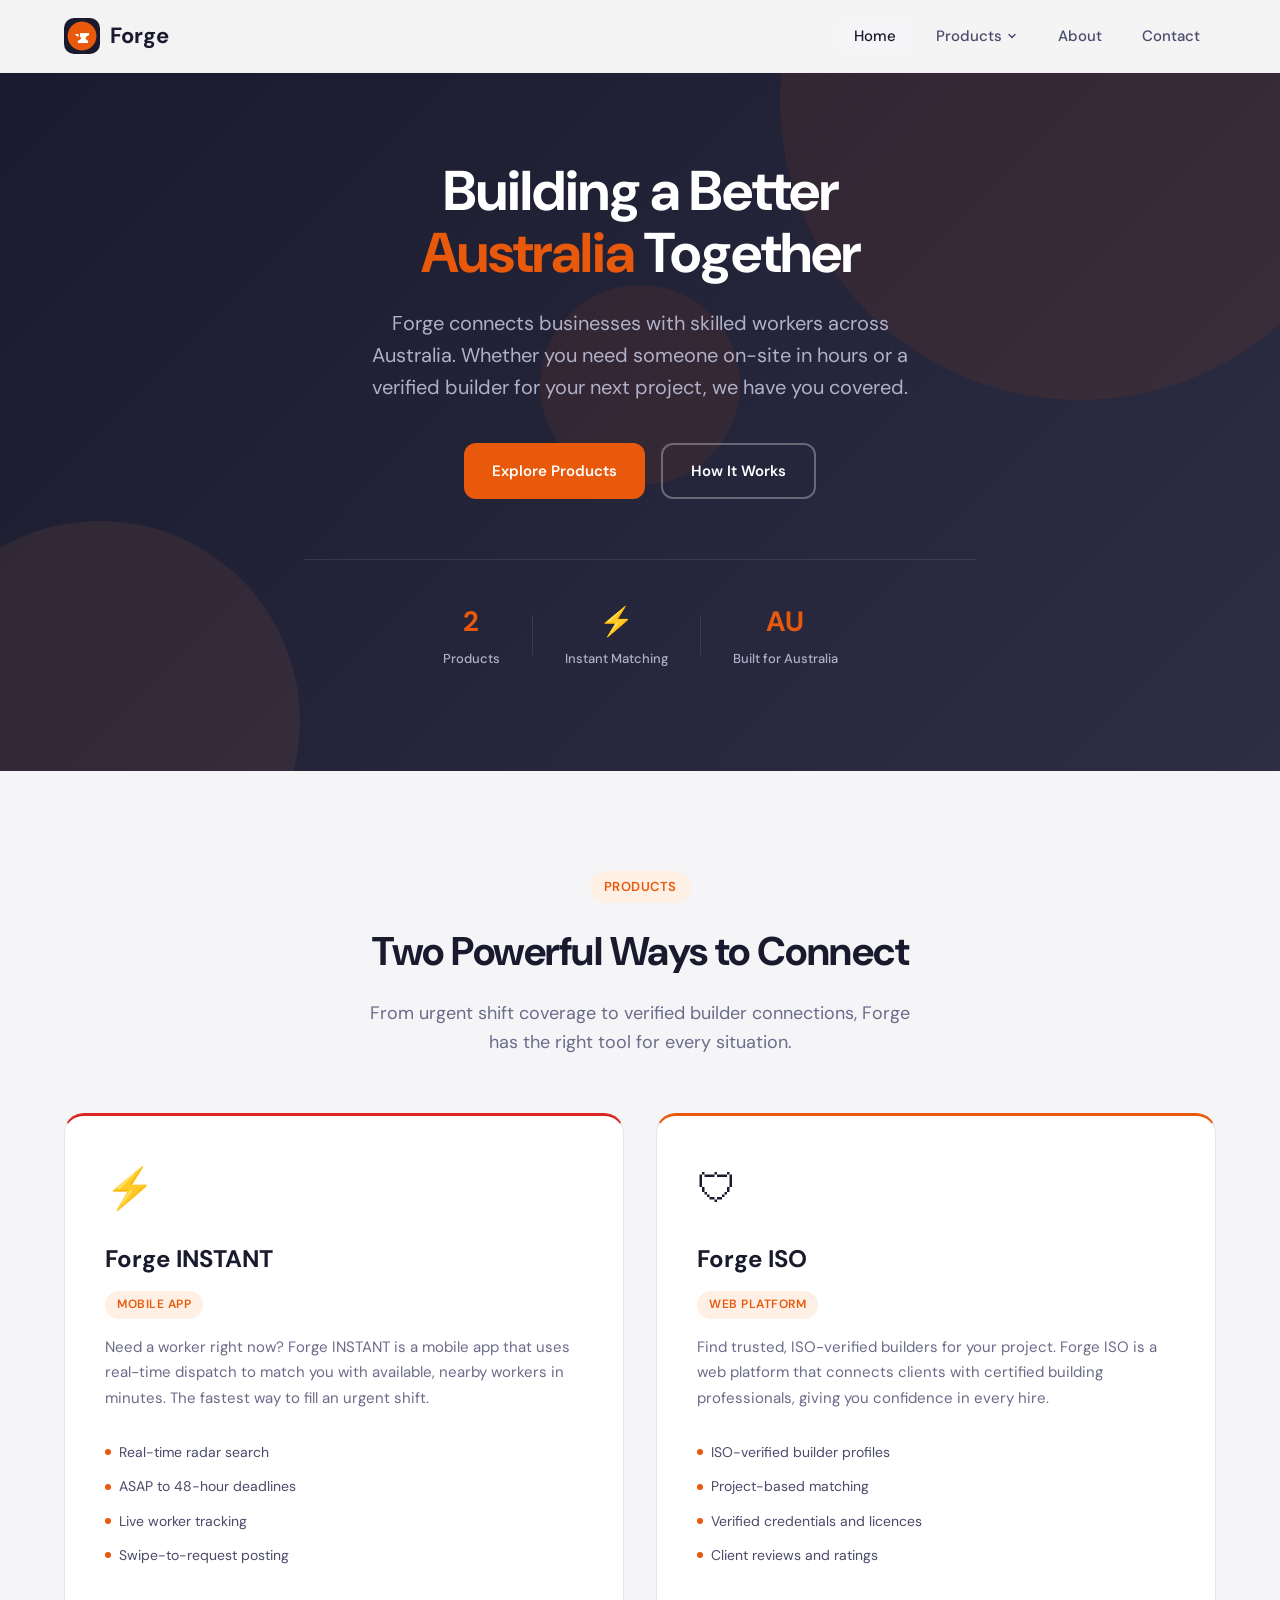
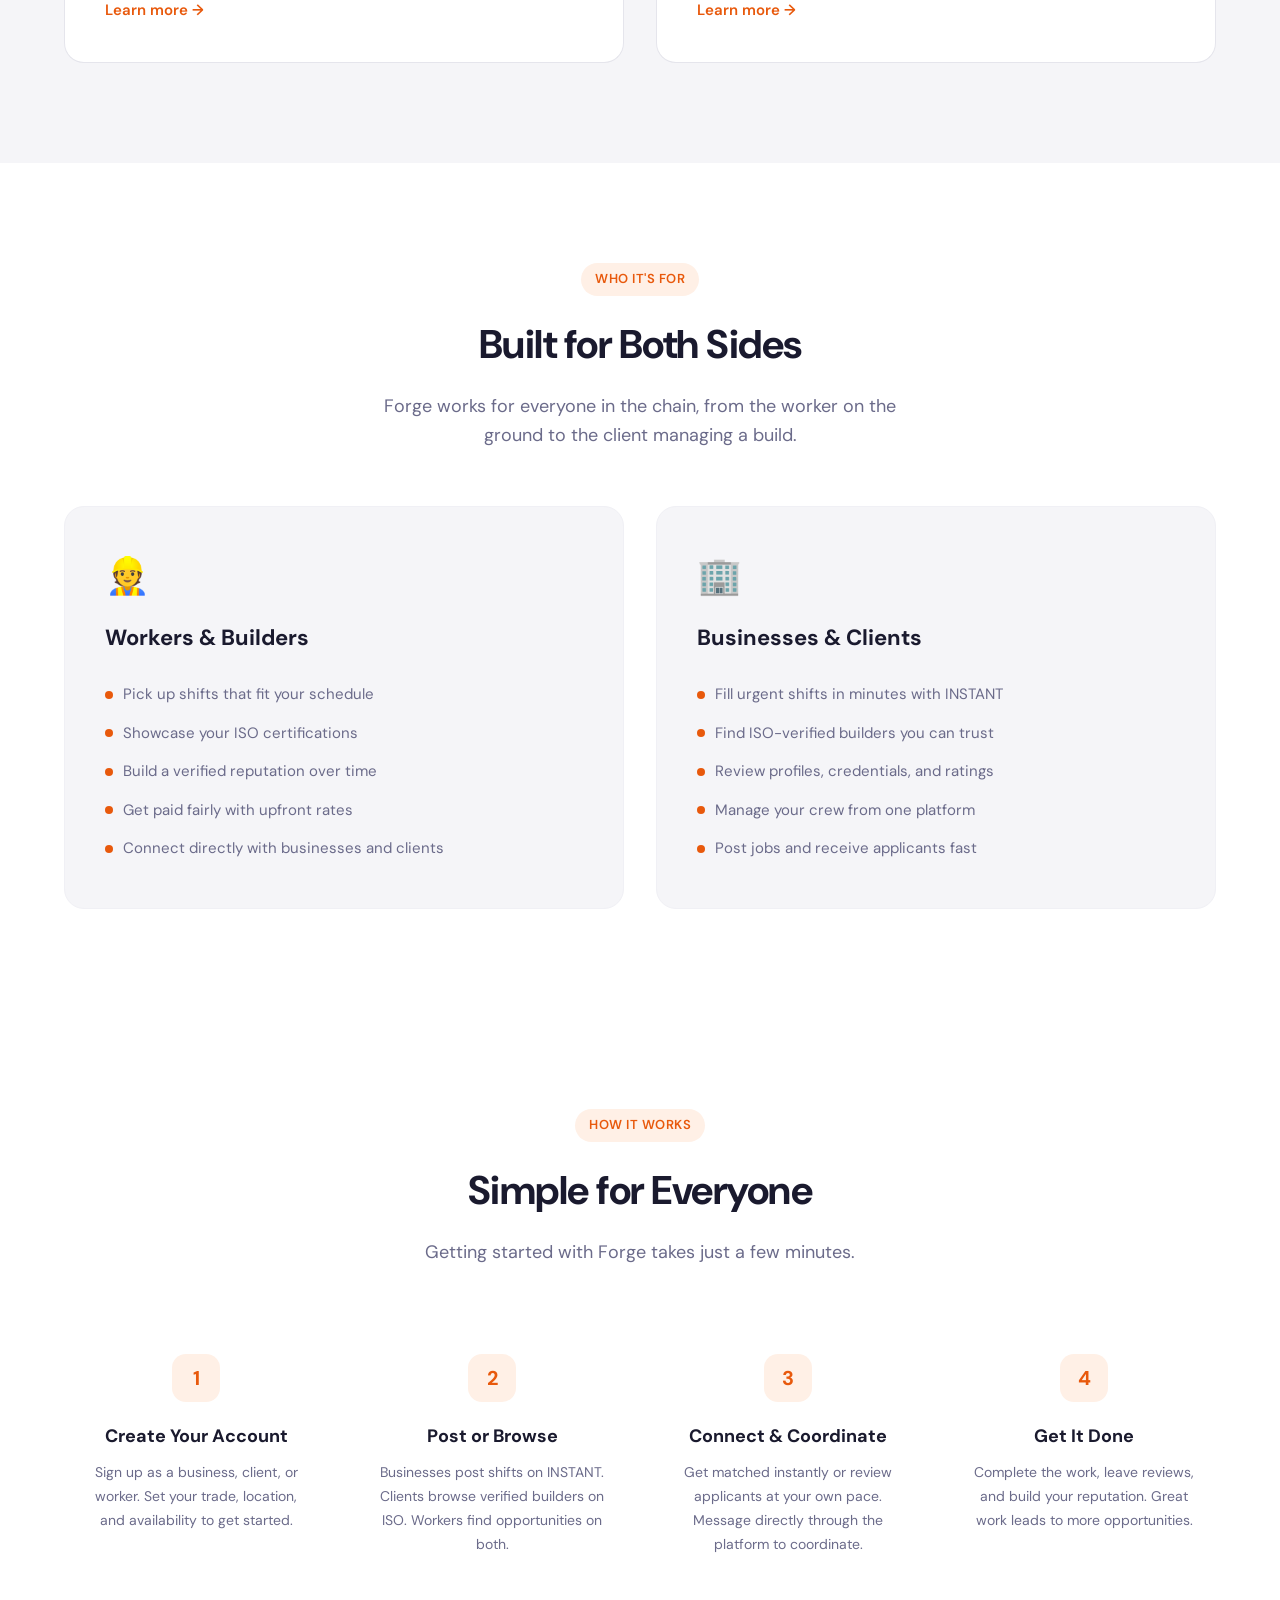
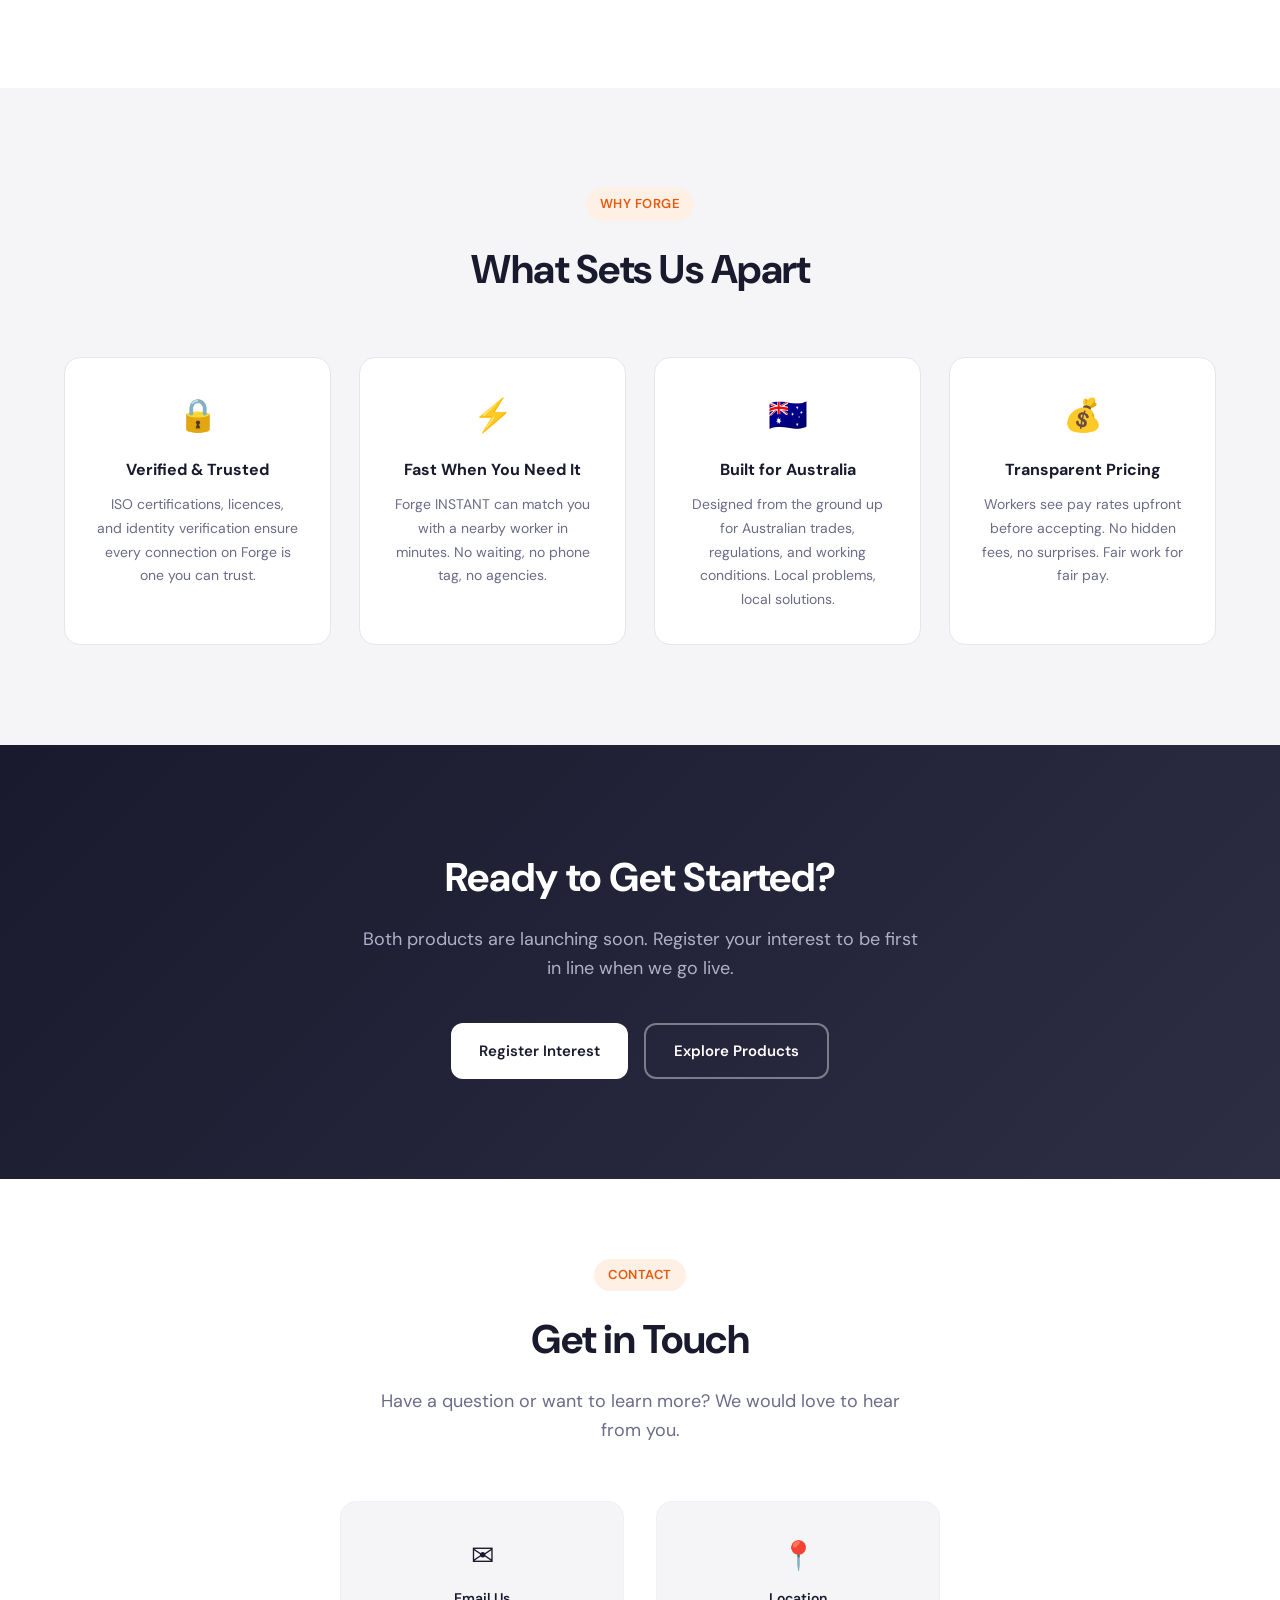
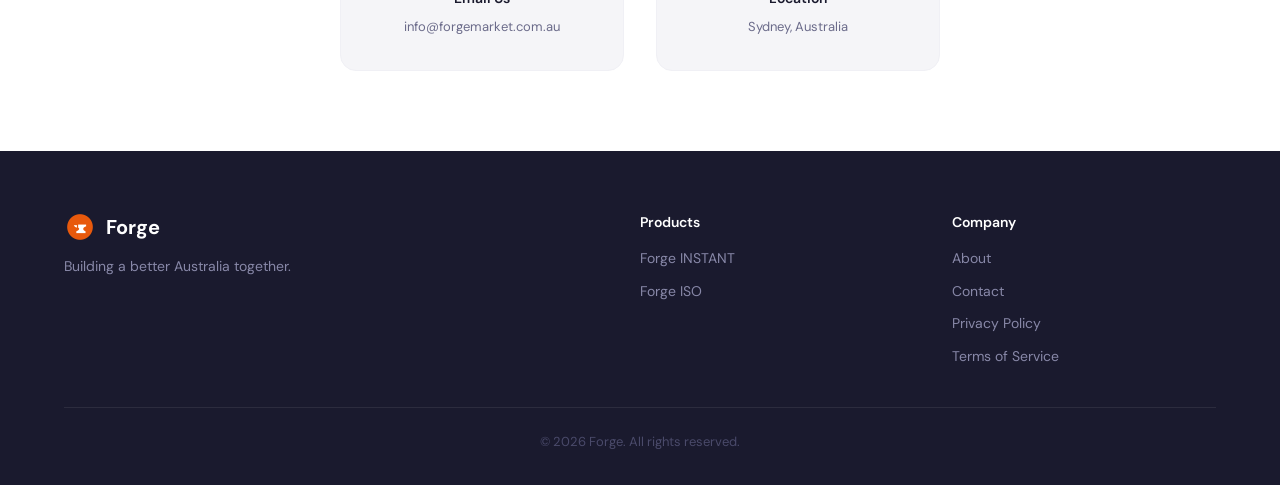
<file: index.html>
<!DOCTYPE html>
<html lang="en">
<head>
  <meta charset="UTF-8">
  <meta name="viewport" content="width=device-width, initial-scale=1.0">
  <title>Forge - Building a Better Australia Together</title>
  <meta name="description" content="Forge connects businesses with skilled workers across Australia. Forge INSTANT for urgent shift filling via mobile. Forge ISO for connecting clients with ISO-verified builders.">
  <meta property="og:title" content="Forge - Building a Better Australia Together">
  <meta property="og:description" content="Two powerful products to connect businesses with skilled workers across Australia.">
  <meta property="og:type" content="website">
  <meta property="og:image" content="assets/icon.png">
  <link rel="icon" type="image/png" href="assets/icon.png">
  <link rel="preconnect" href="https://fonts.googleapis.com">
  <link rel="preconnect" href="https://fonts.gstatic.com" crossorigin>
  <link href="https://fonts.googleapis.com/css2?family=DM+Sans:ital,opsz,wght@0,9..40,400;0,9..40,500;0,9..40,600;0,9..40,700;1,9..40,400&display=swap" rel="stylesheet">
  <link rel="stylesheet" href="styles.css">
</head>
<body>

  <!-- Navigation -->
  <nav class="navbar">
    <div class="nav-container">
      <a href="index.html" class="nav-logo">
        <img src="assets/icon.png" alt="Forge" class="nav-logo-img">
        <span class="nav-logo-text">Forge</span>
      </a>

      <button class="nav-toggle" id="navToggle" aria-label="Toggle menu">
        <span></span>
        <span></span>
        <span></span>
      </button>

      <ul class="nav-menu" id="navMenu">
        <li><a href="index.html" class="nav-link active">Home</a></li>
        <li class="nav-dropdown">
          <a href="#" class="nav-link dropdown-trigger">
            Products
            <svg class="dropdown-arrow" width="12" height="12" viewBox="0 0 12 12" fill="none">
              <path d="M3 4.5L6 7.5L9 4.5" stroke="currentColor" stroke-width="1.5" stroke-linecap="round" stroke-linejoin="round"/>
            </svg>
          </a>
          <ul class="dropdown-menu">
            <li>
              <a href="forge-instant.html" class="dropdown-item">
                <span class="dropdown-icon">&#9889;</span>
                <div>
                  <span class="dropdown-item-title">Forge INSTANT</span>
                  <span class="dropdown-item-desc">On-demand worker dispatch app</span>
                </div>
              </a>
            </li>
            <li>
              <a href="forge-iso.html" class="dropdown-item">
                <span class="dropdown-icon">&#128737;</span>
                <div>
                  <span class="dropdown-item-title">Forge ISO</span>
                  <span class="dropdown-item-desc">Verified builders for your project</span>
                </div>
              </a>
            </li>
          </ul>
        </li>
        <li><a href="#about" class="nav-link">About</a></li>
        <li><a href="#contact" class="nav-link">Contact</a></li>
      </ul>
    </div>
  </nav>

  <!-- Hero Section -->
  <section class="hero">
    <div class="hero-bg-shapes">
      <div class="shape shape-1"></div>
      <div class="shape shape-2"></div>
      <div class="shape shape-3"></div>
    </div>
    <div class="container hero-content">
      <h1 class="hero-title">Building a Better<br><span class="highlight">Australia</span> Together</h1>
      <p class="hero-subtitle">Forge connects businesses with skilled workers across Australia. Whether you need someone on-site in hours or a verified builder for your next project, we have you covered.</p>
      <div class="hero-actions">
        <a href="#products" class="btn btn-primary">Explore Products</a>
        <a href="#how-it-works" class="btn btn-outline">How It Works</a>
      </div>
      <div class="hero-stats">
        <div class="stat">
          <span class="stat-number">2</span>
          <span class="stat-label">Products</span>
        </div>
        <div class="stat-divider"></div>
        <div class="stat">
          <span class="stat-number">&#9889;</span>
          <span class="stat-label">Instant Matching</span>
        </div>
        <div class="stat-divider"></div>
        <div class="stat">
          <span class="stat-number">AU</span>
          <span class="stat-label">Built for Australia</span>
        </div>
      </div>
    </div>
  </section>

  <!-- Products Overview -->
  <section class="products" id="products">
    <div class="container">
      <div class="section-header">
        <span class="section-tag">Products</span>
        <h2 class="section-title">Two Powerful Ways to Connect</h2>
        <p class="section-subtitle">From urgent shift coverage to verified builder connections, Forge has the right tool for every situation.</p>
      </div>

      <div class="product-cards">
        <!-- Forge INSTANT -->
        <a href="forge-instant.html" class="product-card product-card-instant">
          <div class="product-card-icon">&#9889;</div>
          <h3 class="product-card-title">Forge INSTANT</h3>
          <p class="product-card-badge">Mobile App</p>
          <p class="product-card-desc">Need a worker right now? Forge INSTANT is a mobile app that uses real-time dispatch to match you with available, nearby workers in minutes. The fastest way to fill an urgent shift.</p>
          <ul class="product-features">
            <li>Real-time radar search</li>
            <li>ASAP to 48-hour deadlines</li>
            <li>Live worker tracking</li>
            <li>Swipe-to-request posting</li>
          </ul>
          <span class="product-card-link">Learn more &rarr;</span>
        </a>

        <!-- Forge ISO -->
        <a href="forge-iso.html" class="product-card product-card-iso">
          <div class="product-card-icon">&#128737;</div>
          <h3 class="product-card-title">Forge ISO</h3>
          <p class="product-card-badge">Web Platform</p>
          <p class="product-card-desc">Find trusted, ISO-verified builders for your project. Forge ISO is a web platform that connects clients with certified building professionals, giving you confidence in every hire.</p>
          <ul class="product-features">
            <li>ISO-verified builder profiles</li>
            <li>Project-based matching</li>
            <li>Verified credentials and licences</li>
            <li>Client reviews and ratings</li>
          </ul>
          <span class="product-card-link">Learn more &rarr;</span>
        </a>
      </div>
    </div>
  </section>

  <!-- Who It's For -->
  <section class="who-its-for" id="who">
    <div class="container">
      <div class="section-header">
        <span class="section-tag">Who It's For</span>
        <h2 class="section-title">Built for Both Sides</h2>
        <p class="section-subtitle">Forge works for everyone in the chain, from the worker on the ground to the client managing a build.</p>
      </div>

      <div class="audience-grid">
        <div class="audience-card">
          <div class="audience-icon">&#128119;</div>
          <h3 class="audience-title">Workers &amp; Builders</h3>
          <ul class="audience-list">
            <li>Pick up shifts that fit your schedule</li>
            <li>Showcase your ISO certifications</li>
            <li>Build a verified reputation over time</li>
            <li>Get paid fairly with upfront rates</li>
            <li>Connect directly with businesses and clients</li>
          </ul>
        </div>
        <div class="audience-card">
          <div class="audience-icon">&#127970;</div>
          <h3 class="audience-title">Businesses &amp; Clients</h3>
          <ul class="audience-list">
            <li>Fill urgent shifts in minutes with INSTANT</li>
            <li>Find ISO-verified builders you can trust</li>
            <li>Review profiles, credentials, and ratings</li>
            <li>Manage your crew from one platform</li>
            <li>Post jobs and receive applicants fast</li>
          </ul>
        </div>
      </div>
    </div>
  </section>

  <!-- How It Works -->
  <section class="how-it-works" id="how-it-works">
    <div class="container">
      <div class="section-header">
        <span class="section-tag">How It Works</span>
        <h2 class="section-title">Simple for Everyone</h2>
        <p class="section-subtitle">Getting started with Forge takes just a few minutes.</p>
      </div>

      <div class="steps-grid">
        <div class="step-card fade-in">
          <div class="step-number">1</div>
          <h3 class="step-title">Create Your Account</h3>
          <p class="step-desc">Sign up as a business, client, or worker. Set your trade, location, and availability to get started.</p>
        </div>
        <div class="step-card fade-in">
          <div class="step-number">2</div>
          <h3 class="step-title">Post or Browse</h3>
          <p class="step-desc">Businesses post shifts on INSTANT. Clients browse verified builders on ISO. Workers find opportunities on both.</p>
        </div>
        <div class="step-card fade-in">
          <div class="step-number">3</div>
          <h3 class="step-title">Connect &amp; Coordinate</h3>
          <p class="step-desc">Get matched instantly or review applicants at your own pace. Message directly through the platform to coordinate.</p>
        </div>
        <div class="step-card fade-in">
          <div class="step-number">4</div>
          <h3 class="step-title">Get It Done</h3>
          <p class="step-desc">Complete the work, leave reviews, and build your reputation. Great work leads to more opportunities.</p>
        </div>
      </div>
    </div>
  </section>

  <!-- Why Forge -->
  <section class="why-forge" id="about">
    <div class="container">
      <div class="section-header">
        <span class="section-tag">Why Forge</span>
        <h2 class="section-title">What Sets Us Apart</h2>
      </div>

      <div class="why-grid">
        <div class="why-card">
          <div class="why-icon">&#128274;</div>
          <h3>Verified &amp; Trusted</h3>
          <p>ISO certifications, licences, and identity verification ensure every connection on Forge is one you can trust.</p>
        </div>
        <div class="why-card">
          <div class="why-icon">&#9889;</div>
          <h3>Fast When You Need It</h3>
          <p>Forge INSTANT can match you with a nearby worker in minutes. No waiting, no phone tag, no agencies.</p>
        </div>
        <div class="why-card">
          <div class="why-icon">&#127462;&#127482;</div>
          <h3>Built for Australia</h3>
          <p>Designed from the ground up for Australian trades, regulations, and working conditions. Local problems, local solutions.</p>
        </div>
        <div class="why-card">
          <div class="why-icon">&#128176;</div>
          <h3>Transparent Pricing</h3>
          <p>Workers see pay rates upfront before accepting. No hidden fees, no surprises. Fair work for fair pay.</p>
        </div>
      </div>
    </div>
  </section>

  <!-- CTA Section -->
  <section class="cta">
    <div class="container">
      <div class="cta-content">
        <h2 class="cta-title">Ready to Get Started?</h2>
        <p class="cta-subtitle">Both products are launching soon. Register your interest to be first in line when we go live.</p>
        <div class="cta-buttons">
          <a href="#contact" class="btn btn-white">Register Interest</a>
          <a href="#products" class="btn btn-white-outline">Explore Products</a>
        </div>
      </div>
    </div>
  </section>

  <!-- Contact -->
  <section class="contact" id="contact">
    <div class="container">
      <div class="section-header">
        <span class="section-tag">Contact</span>
        <h2 class="section-title">Get in Touch</h2>
        <p class="section-subtitle">Have a question or want to learn more? We would love to hear from you.</p>
      </div>
      <div class="contact-info">
        <a href="mailto:info@forgemarket.com.au" class="contact-card">
          <span class="contact-icon">&#9993;</span>
          <span class="contact-label">Email Us</span>
          <span class="contact-detail">info@forgemarket.com.au</span>
        </a>
        <a href="#" class="contact-card">
          <span class="contact-icon">&#128205;</span>
          <span class="contact-label">Location</span>
          <span class="contact-detail">Sydney, Australia</span>
        </a>
      </div>
    </div>
  </section>

  <!-- Footer -->
  <footer class="footer">
    <div class="container">
      <div class="footer-grid">
        <div class="footer-brand">
          <div class="footer-logo">
            <img src="assets/icon.png" alt="Forge" class="footer-logo-img">
            <span class="footer-logo-text">Forge</span>
          </div>
          <p class="footer-tagline">Building a better Australia together.</p>
        </div>
        <div class="footer-links">
          <h4 class="footer-heading">Products</h4>
          <a href="forge-instant.html">Forge INSTANT</a>
          <a href="forge-iso.html">Forge ISO</a>
        </div>
        <div class="footer-links">
          <h4 class="footer-heading">Company</h4>
          <a href="#about">About</a>
          <a href="#contact">Contact</a>
          <a href="#">Privacy Policy</a>
          <a href="#">Terms of Service</a>
        </div>
      </div>
      <div class="footer-bottom">
        <p>&copy; 2026 Forge. All rights reserved.</p>
      </div>
    </div>
  </footer>

  <script src="script.js"></script>
</body>
</html>
</file>
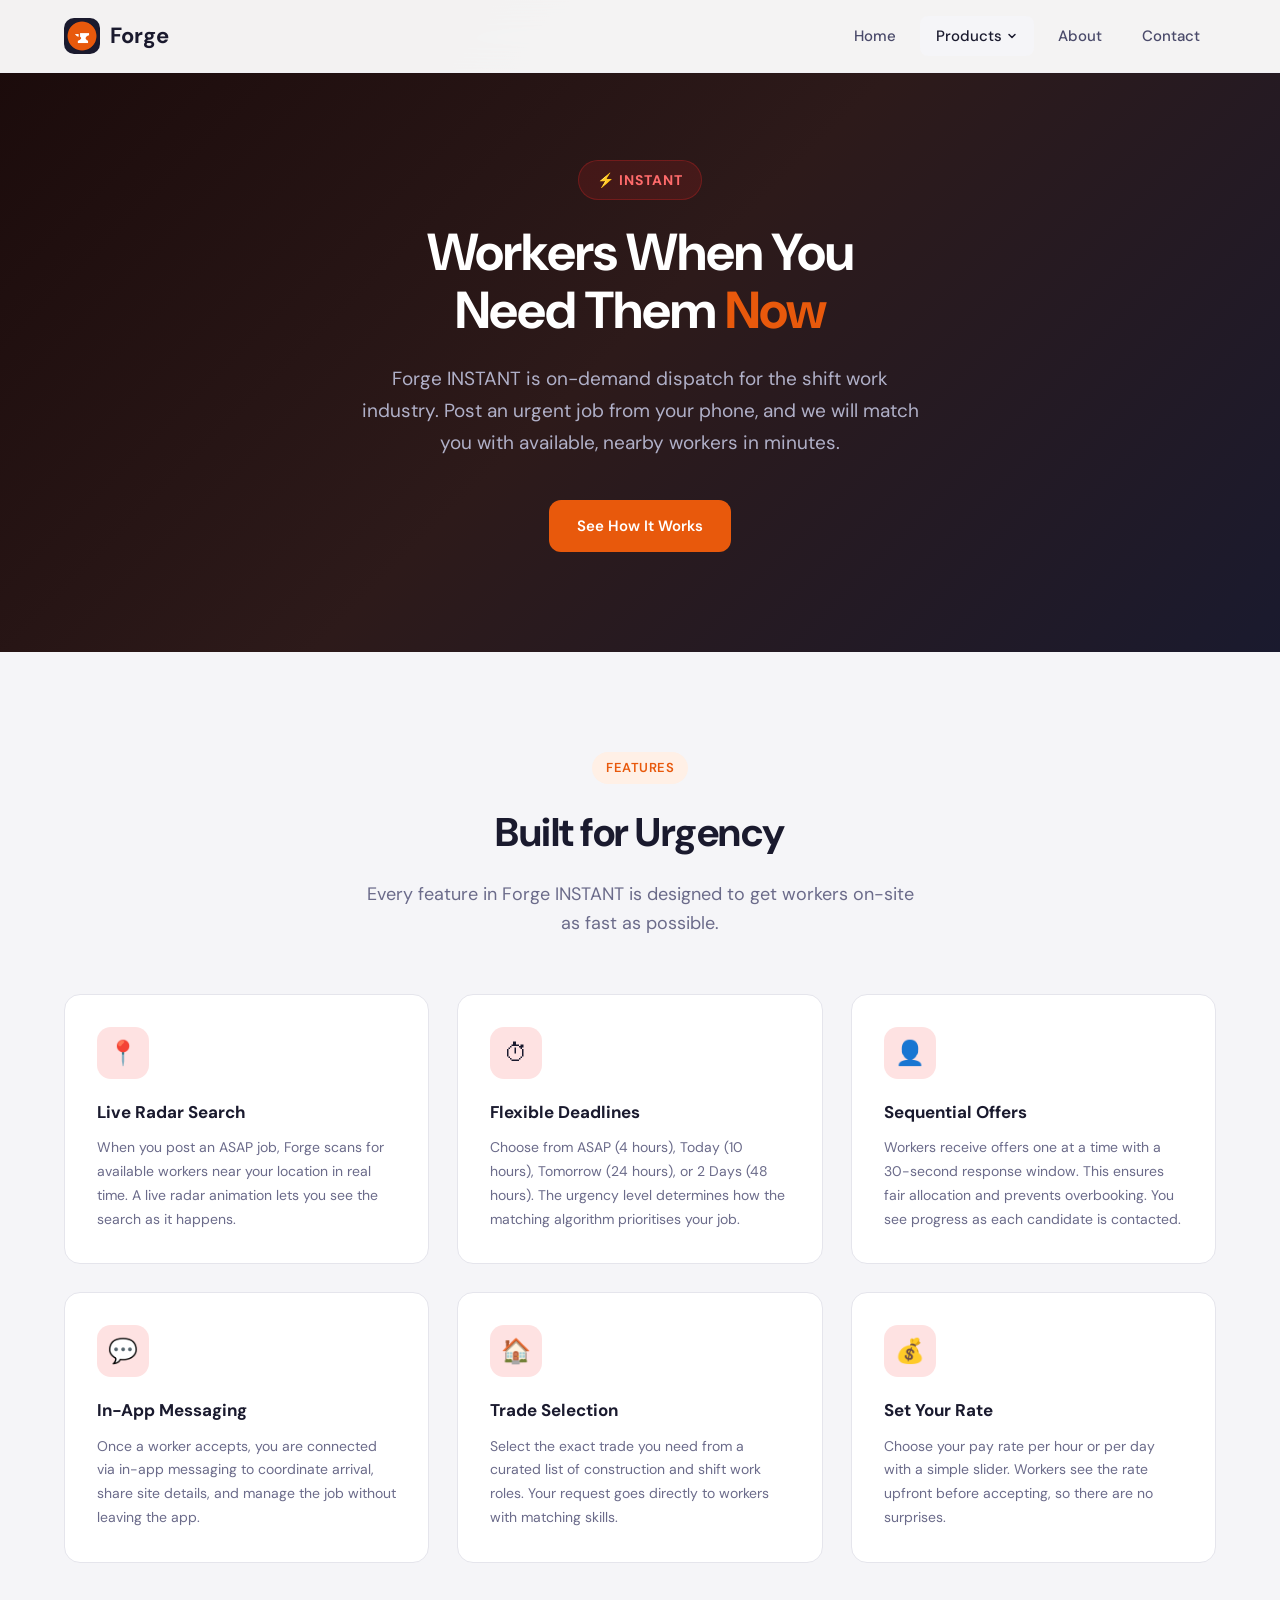
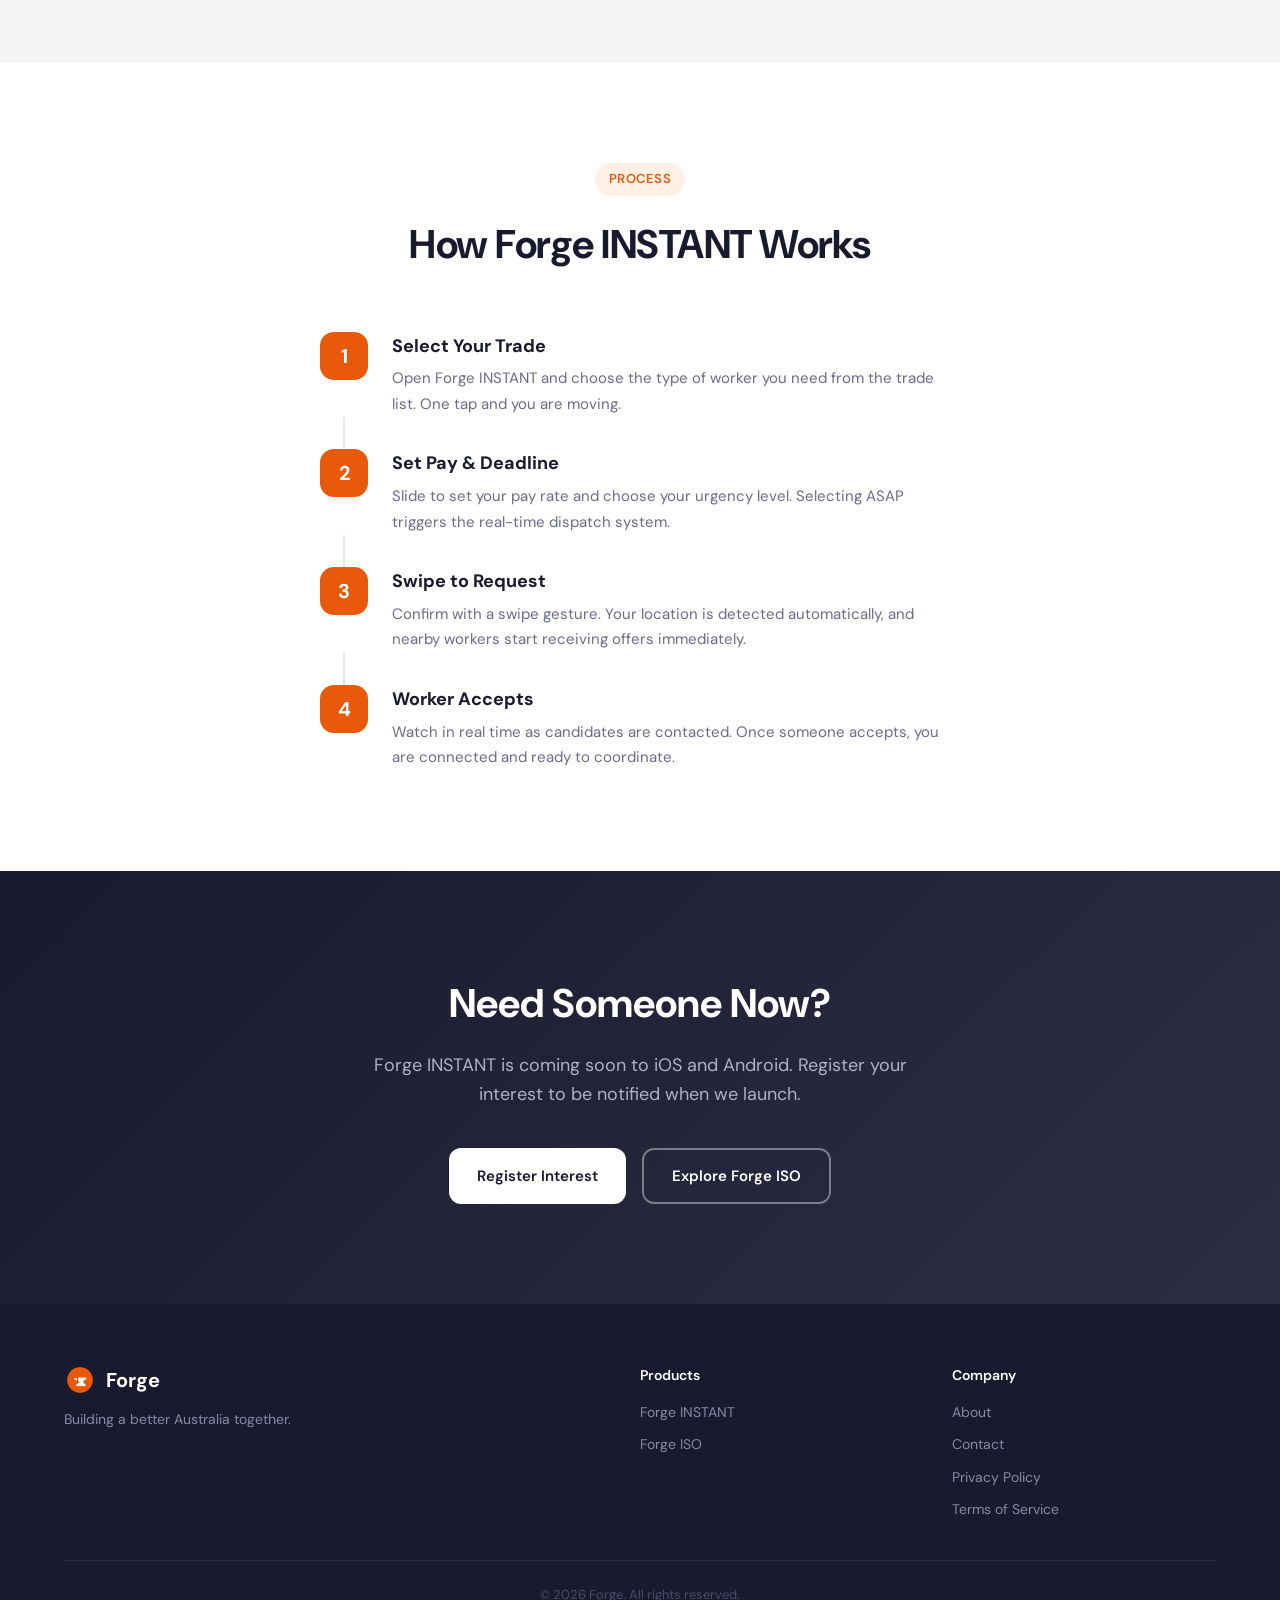
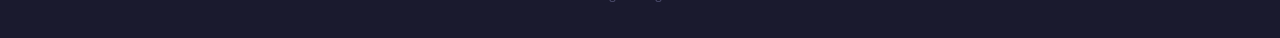
<file: forge-instant.html>
<!DOCTYPE html>
<html lang="en">
<head>
  <meta charset="UTF-8">
  <meta name="viewport" content="width=device-width, initial-scale=1.0">
  <title>Forge INSTANT - On-Demand Worker Dispatch</title>
  <meta name="description" content="Forge INSTANT matches you with available, nearby workers in minutes. Real-time dispatch for urgent shifts across Australia.">
  <meta property="og:title" content="Forge INSTANT - On-Demand Worker Dispatch">
  <meta property="og:description" content="Fill urgent shifts in minutes with real-time worker dispatch across Australia.">
  <meta property="og:type" content="website">
  <meta property="og:image" content="assets/icon.png">
  <link rel="icon" type="image/png" href="assets/icon.png">
  <link rel="preconnect" href="https://fonts.googleapis.com">
  <link rel="preconnect" href="https://fonts.gstatic.com" crossorigin>
  <link href="https://fonts.googleapis.com/css2?family=DM+Sans:ital,opsz,wght@0,9..40,400;0,9..40,500;0,9..40,600;0,9..40,700;1,9..40,400&display=swap" rel="stylesheet">
  <link rel="stylesheet" href="styles.css">
  <link rel="stylesheet" href="product-pages.css">
</head>
<body>

  <!-- Navigation -->
  <nav class="navbar">
    <div class="nav-container">
      <a href="index.html" class="nav-logo">
        <img src="assets/icon.png" alt="Forge" class="nav-logo-img">
        <span class="nav-logo-text">Forge</span>
      </a>
      <button class="nav-toggle" id="navToggle" aria-label="Toggle menu">
        <span></span><span></span><span></span>
      </button>
      <ul class="nav-menu" id="navMenu">
        <li><a href="index.html" class="nav-link">Home</a></li>
        <li class="nav-dropdown">
          <a href="#" class="nav-link dropdown-trigger active">
            Products
            <svg class="dropdown-arrow" width="12" height="12" viewBox="0 0 12 12" fill="none">
              <path d="M3 4.5L6 7.5L9 4.5" stroke="currentColor" stroke-width="1.5" stroke-linecap="round" stroke-linejoin="round"/>
            </svg>
          </a>
          <ul class="dropdown-menu">
            <li>
              <a href="forge-instant.html" class="dropdown-item">
                <span class="dropdown-icon">&#9889;</span>
                <div>
                  <span class="dropdown-item-title">Forge INSTANT</span>
                  <span class="dropdown-item-desc">On-demand worker dispatch app</span>
                </div>
              </a>
            </li>
            <li>
              <a href="forge-iso.html" class="dropdown-item">
                <span class="dropdown-icon">&#128737;</span>
                <div>
                  <span class="dropdown-item-title">Forge ISO</span>
                  <span class="dropdown-item-desc">Verified builders for your project</span>
                </div>
              </a>
            </li>
          </ul>
        </li>
        <li><a href="index.html#about" class="nav-link">About</a></li>
        <li><a href="index.html#contact" class="nav-link">Contact</a></li>
      </ul>
    </div>
  </nav>

  <!-- Product Hero -->
  <section class="product-hero product-hero-instant">
    <div class="container product-hero-content">
      <span class="product-badge product-badge-urgent">&#9889; INSTANT</span>
      <h1 class="product-hero-title">Workers When You<br>Need Them <span class="highlight">Now</span></h1>
      <p class="product-hero-subtitle">Forge INSTANT is on-demand dispatch for the shift work industry. Post an urgent job from your phone, and we will match you with available, nearby workers in minutes.</p>
      <a href="#features" class="btn btn-primary">See How It Works</a>
    </div>
  </section>

  <!-- Features -->
  <section class="product-features-section" id="features">
    <div class="container">
      <div class="section-header">
        <span class="section-tag">Features</span>
        <h2 class="section-title">Built for Urgency</h2>
        <p class="section-subtitle">Every feature in Forge INSTANT is designed to get workers on-site as fast as possible.</p>
      </div>

      <div class="features-grid">
        <div class="feature-card">
          <div class="feature-icon-wrap urgent-bg">
            <span class="feature-icon">&#128205;</span>
          </div>
          <h3 class="feature-title">Live Radar Search</h3>
          <p class="feature-desc">When you post an ASAP job, Forge scans for available workers near your location in real time. A live radar animation lets you see the search as it happens.</p>
        </div>

        <div class="feature-card">
          <div class="feature-icon-wrap urgent-bg">
            <span class="feature-icon">&#9201;</span>
          </div>
          <h3 class="feature-title">Flexible Deadlines</h3>
          <p class="feature-desc">Choose from ASAP (4 hours), Today (10 hours), Tomorrow (24 hours), or 2 Days (48 hours). The urgency level determines how the matching algorithm prioritises your job.</p>
        </div>

        <div class="feature-card">
          <div class="feature-icon-wrap urgent-bg">
            <span class="feature-icon">&#128100;</span>
          </div>
          <h3 class="feature-title">Sequential Offers</h3>
          <p class="feature-desc">Workers receive offers one at a time with a 30-second response window. This ensures fair allocation and prevents overbooking. You see progress as each candidate is contacted.</p>
        </div>

        <div class="feature-card">
          <div class="feature-icon-wrap urgent-bg">
            <span class="feature-icon">&#128172;</span>
          </div>
          <h3 class="feature-title">In-App Messaging</h3>
          <p class="feature-desc">Once a worker accepts, you are connected via in-app messaging to coordinate arrival, share site details, and manage the job without leaving the app.</p>
        </div>

        <div class="feature-card">
          <div class="feature-icon-wrap urgent-bg">
            <span class="feature-icon">&#127968;</span>
          </div>
          <h3 class="feature-title">Trade Selection</h3>
          <p class="feature-desc">Select the exact trade you need from a curated list of construction and shift work roles. Your request goes directly to workers with matching skills.</p>
        </div>

        <div class="feature-card">
          <div class="feature-icon-wrap urgent-bg">
            <span class="feature-icon">&#128176;</span>
          </div>
          <h3 class="feature-title">Set Your Rate</h3>
          <p class="feature-desc">Choose your pay rate per hour or per day with a simple slider. Workers see the rate upfront before accepting, so there are no surprises.</p>
        </div>
      </div>
    </div>
  </section>

  <!-- How INSTANT Works -->
  <section class="product-how-it-works">
    <div class="container">
      <div class="section-header">
        <span class="section-tag">Process</span>
        <h2 class="section-title">How Forge INSTANT Works</h2>
      </div>

      <div class="process-steps">
        <div class="process-step">
          <div class="process-step-number">1</div>
          <div class="process-step-content">
            <h3>Select Your Trade</h3>
            <p>Open Forge INSTANT and choose the type of worker you need from the trade list. One tap and you are moving.</p>
          </div>
        </div>
        <div class="process-connector"></div>
        <div class="process-step">
          <div class="process-step-number">2</div>
          <div class="process-step-content">
            <h3>Set Pay &amp; Deadline</h3>
            <p>Slide to set your pay rate and choose your urgency level. Selecting ASAP triggers the real-time dispatch system.</p>
          </div>
        </div>
        <div class="process-connector"></div>
        <div class="process-step">
          <div class="process-step-number">3</div>
          <div class="process-step-content">
            <h3>Swipe to Request</h3>
            <p>Confirm with a swipe gesture. Your location is detected automatically, and nearby workers start receiving offers immediately.</p>
          </div>
        </div>
        <div class="process-connector"></div>
        <div class="process-step">
          <div class="process-step-number">4</div>
          <div class="process-step-content">
            <h3>Worker Accepts</h3>
            <p>Watch in real time as candidates are contacted. Once someone accepts, you are connected and ready to coordinate.</p>
          </div>
        </div>
      </div>
    </div>
  </section>

  <!-- CTA -->
  <section class="cta">
    <div class="container">
      <div class="cta-content">
        <h2 class="cta-title">Need Someone Now?</h2>
        <p class="cta-subtitle">Forge INSTANT is coming soon to iOS and Android. Register your interest to be notified when we launch.</p>
        <div class="cta-buttons">
          <a href="index.html#contact" class="btn btn-white">Register Interest</a>
          <a href="forge-iso.html" class="btn btn-white-outline">Explore Forge ISO</a>
        </div>
      </div>
    </div>
  </section>

  <!-- Footer -->
  <footer class="footer">
    <div class="container">
      <div class="footer-grid">
        <div class="footer-brand">
          <div class="footer-logo">
            <img src="assets/icon.png" alt="Forge" class="footer-logo-img">
            <span class="footer-logo-text">Forge</span>
          </div>
          <p class="footer-tagline">Building a better Australia together.</p>
        </div>
        <div class="footer-links">
          <h4 class="footer-heading">Products</h4>
          <a href="forge-instant.html">Forge INSTANT</a>
          <a href="forge-iso.html">Forge ISO</a>
        </div>
        <div class="footer-links">
          <h4 class="footer-heading">Company</h4>
          <a href="index.html#about">About</a>
          <a href="index.html#contact">Contact</a>
          <a href="#">Privacy Policy</a>
          <a href="#">Terms of Service</a>
        </div>
      </div>
      <div class="footer-bottom">
        <p>&copy; 2026 Forge. All rights reserved.</p>
      </div>
    </div>
  </footer>

  <script src="script.js"></script>
</body>
</html>
</file>
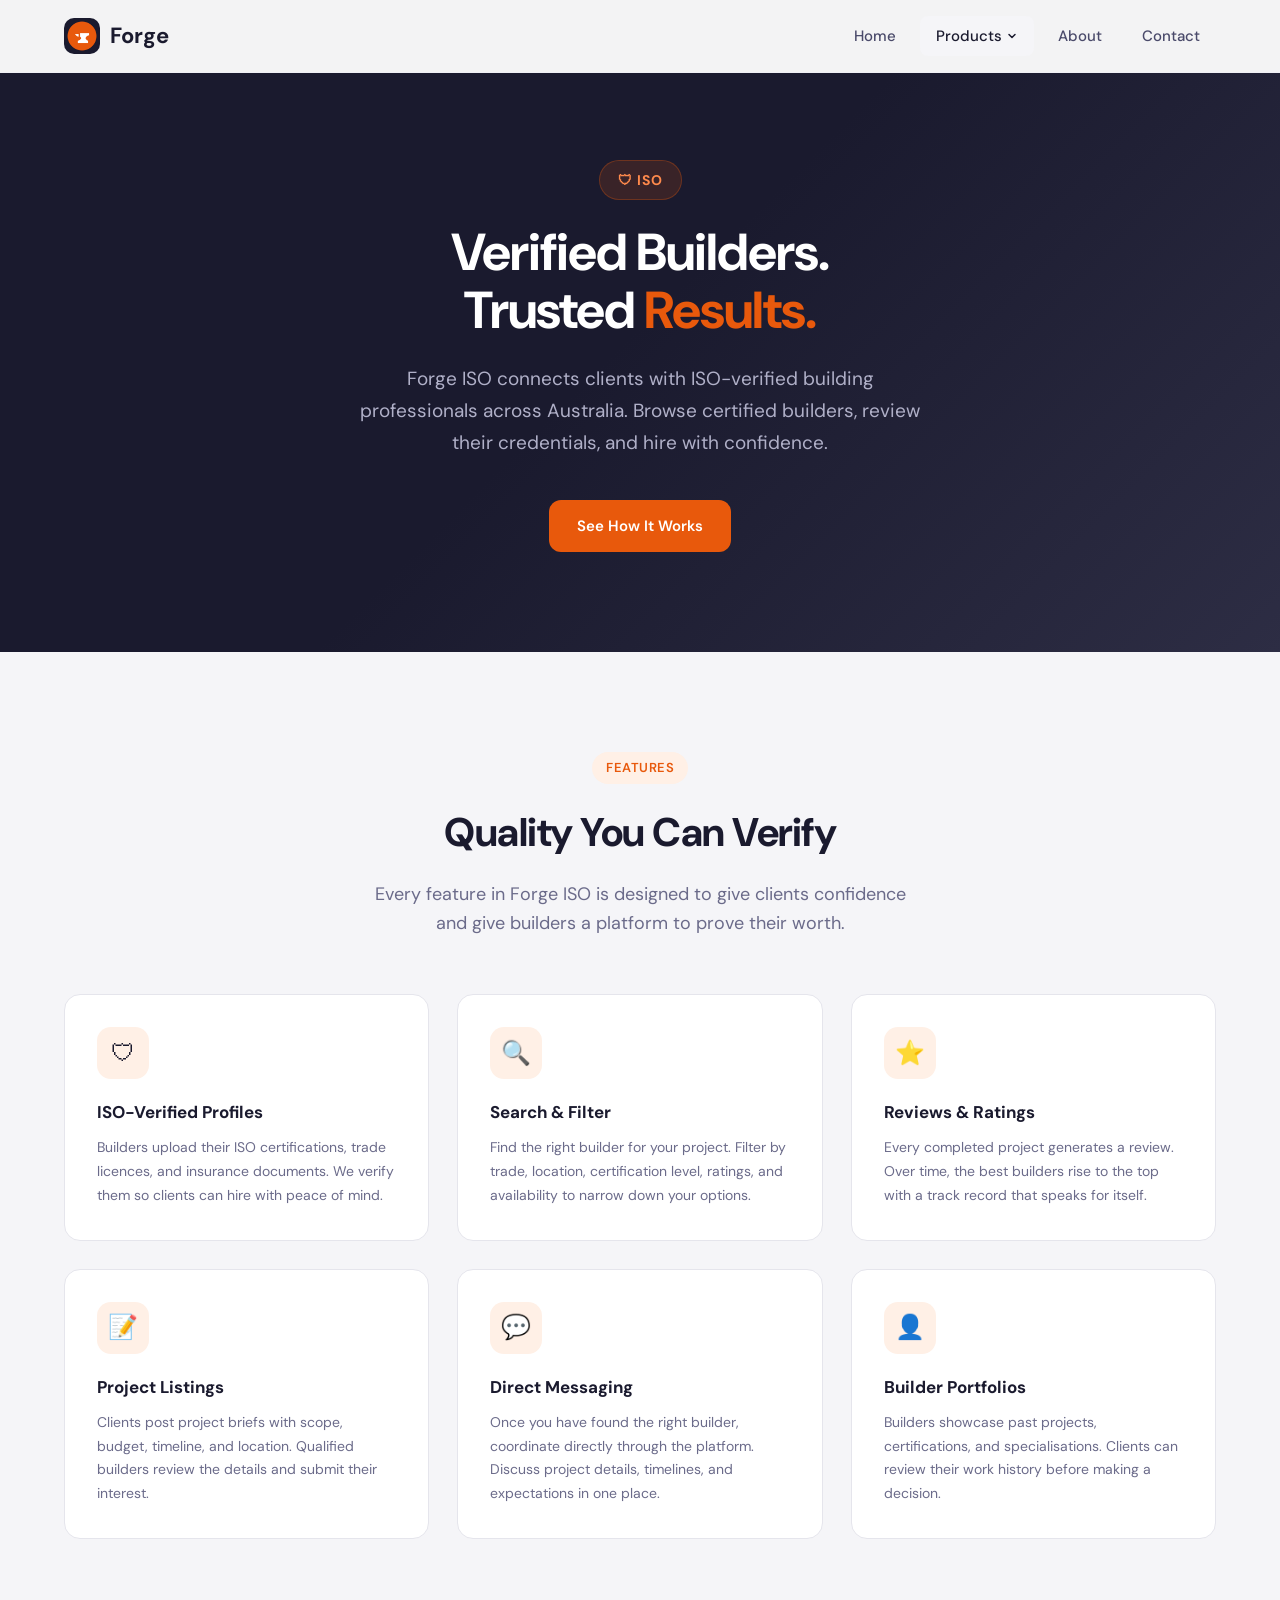
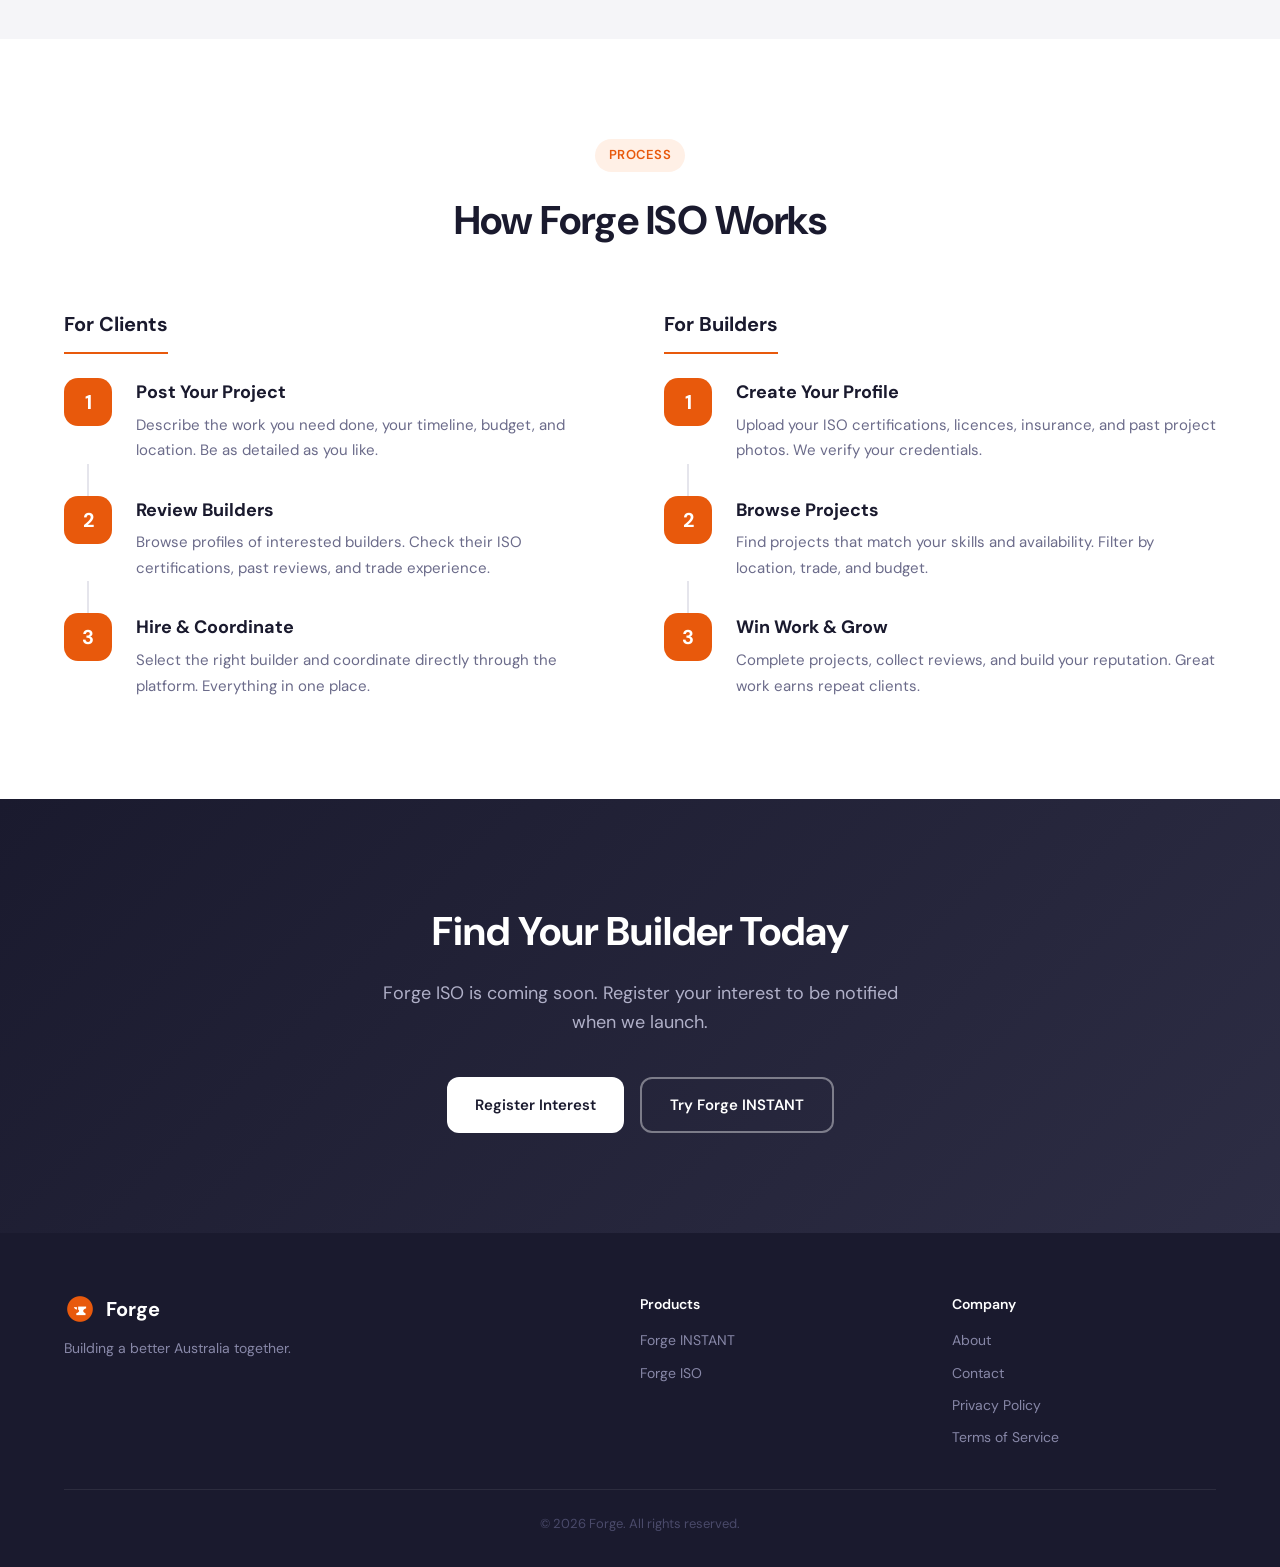
<file: forge-iso.html>
<!DOCTYPE html>
<html lang="en">
<head>
  <meta charset="UTF-8">
  <meta name="viewport" content="width=device-width, initial-scale=1.0">
  <title>Forge ISO - ISO-Verified Builders for Your Project</title>
  <meta name="description" content="Forge ISO connects clients with ISO-verified builders across Australia. Browse certified professionals, review credentials, and hire with confidence.">
  <meta property="og:title" content="Forge ISO - ISO-Verified Builders for Your Project">
  <meta property="og:description" content="Connect with ISO-verified builders across Australia. Certified professionals you can trust.">
  <meta property="og:type" content="website">
  <meta property="og:image" content="assets/icon.png">
  <link rel="icon" type="image/png" href="assets/icon.png">
  <link rel="preconnect" href="https://fonts.googleapis.com">
  <link rel="preconnect" href="https://fonts.gstatic.com" crossorigin>
  <link href="https://fonts.googleapis.com/css2?family=DM+Sans:ital,opsz,wght@0,9..40,400;0,9..40,500;0,9..40,600;0,9..40,700;1,9..40,400&display=swap" rel="stylesheet">
  <link rel="stylesheet" href="styles.css">
  <link rel="stylesheet" href="product-pages.css">
</head>
<body>

  <!-- Navigation -->
  <nav class="navbar">
    <div class="nav-container">
      <a href="index.html" class="nav-logo">
        <img src="assets/icon.png" alt="Forge" class="nav-logo-img">
        <span class="nav-logo-text">Forge</span>
      </a>
      <button class="nav-toggle" id="navToggle" aria-label="Toggle menu">
        <span></span><span></span><span></span>
      </button>
      <ul class="nav-menu" id="navMenu">
        <li><a href="index.html" class="nav-link">Home</a></li>
        <li class="nav-dropdown">
          <a href="#" class="nav-link dropdown-trigger active">
            Products
            <svg class="dropdown-arrow" width="12" height="12" viewBox="0 0 12 12" fill="none">
              <path d="M3 4.5L6 7.5L9 4.5" stroke="currentColor" stroke-width="1.5" stroke-linecap="round" stroke-linejoin="round"/>
            </svg>
          </a>
          <ul class="dropdown-menu">
            <li>
              <a href="forge-instant.html" class="dropdown-item">
                <span class="dropdown-icon">&#9889;</span>
                <div>
                  <span class="dropdown-item-title">Forge INSTANT</span>
                  <span class="dropdown-item-desc">On-demand worker dispatch app</span>
                </div>
              </a>
            </li>
            <li>
              <a href="forge-iso.html" class="dropdown-item">
                <span class="dropdown-icon">&#128737;</span>
                <div>
                  <span class="dropdown-item-title">Forge ISO</span>
                  <span class="dropdown-item-desc">Verified builders for your project</span>
                </div>
              </a>
            </li>
          </ul>
        </li>
        <li><a href="index.html#about" class="nav-link">About</a></li>
        <li><a href="index.html#contact" class="nav-link">Contact</a></li>
      </ul>
    </div>
  </nav>

  <!-- Product Hero -->
  <section class="product-hero product-hero-iso">
    <div class="container product-hero-content">
      <span class="product-badge product-badge-orange">&#128737; ISO</span>
      <h1 class="product-hero-title">Verified Builders.<br>Trusted <span class="highlight">Results.</span></h1>
      <p class="product-hero-subtitle">Forge ISO connects clients with ISO-verified building professionals across Australia. Browse certified builders, review their credentials, and hire with confidence.</p>
      <a href="#features" class="btn btn-primary">See How It Works</a>
    </div>
  </section>

  <!-- Features -->
  <section class="product-features-section" id="features">
    <div class="container">
      <div class="section-header">
        <span class="section-tag">Features</span>
        <h2 class="section-title">Quality You Can Verify</h2>
        <p class="section-subtitle">Every feature in Forge ISO is designed to give clients confidence and give builders a platform to prove their worth.</p>
      </div>

      <div class="features-grid">
        <div class="feature-card">
          <div class="feature-icon-wrap orange-bg">
            <span class="feature-icon">&#128737;</span>
          </div>
          <h3 class="feature-title">ISO-Verified Profiles</h3>
          <p class="feature-desc">Builders upload their ISO certifications, trade licences, and insurance documents. We verify them so clients can hire with peace of mind.</p>
        </div>

        <div class="feature-card">
          <div class="feature-icon-wrap orange-bg">
            <span class="feature-icon">&#128269;</span>
          </div>
          <h3 class="feature-title">Search &amp; Filter</h3>
          <p class="feature-desc">Find the right builder for your project. Filter by trade, location, certification level, ratings, and availability to narrow down your options.</p>
        </div>

        <div class="feature-card">
          <div class="feature-icon-wrap orange-bg">
            <span class="feature-icon">&#11088;</span>
          </div>
          <h3 class="feature-title">Reviews &amp; Ratings</h3>
          <p class="feature-desc">Every completed project generates a review. Over time, the best builders rise to the top with a track record that speaks for itself.</p>
        </div>

        <div class="feature-card">
          <div class="feature-icon-wrap orange-bg">
            <span class="feature-icon">&#128221;</span>
          </div>
          <h3 class="feature-title">Project Listings</h3>
          <p class="feature-desc">Clients post project briefs with scope, budget, timeline, and location. Qualified builders review the details and submit their interest.</p>
        </div>

        <div class="feature-card">
          <div class="feature-icon-wrap orange-bg">
            <span class="feature-icon">&#128172;</span>
          </div>
          <h3 class="feature-title">Direct Messaging</h3>
          <p class="feature-desc">Once you have found the right builder, coordinate directly through the platform. Discuss project details, timelines, and expectations in one place.</p>
        </div>

        <div class="feature-card">
          <div class="feature-icon-wrap orange-bg">
            <span class="feature-icon">&#128100;</span>
          </div>
          <h3 class="feature-title">Builder Portfolios</h3>
          <p class="feature-desc">Builders showcase past projects, certifications, and specialisations. Clients can review their work history before making a decision.</p>
        </div>
      </div>
    </div>
  </section>

  <!-- How ISO Works -->
  <section class="product-how-it-works">
    <div class="container">
      <div class="section-header">
        <span class="section-tag">Process</span>
        <h2 class="section-title">How Forge ISO Works</h2>
      </div>

      <div class="two-col-process">
        <!-- For Clients -->
        <div class="process-column">
          <h3 class="process-col-title">For Clients</h3>
          <div class="process-steps">
            <div class="process-step">
              <div class="process-step-number">1</div>
              <div class="process-step-content">
                <h3>Post Your Project</h3>
                <p>Describe the work you need done, your timeline, budget, and location. Be as detailed as you like.</p>
              </div>
            </div>
            <div class="process-connector"></div>
            <div class="process-step">
              <div class="process-step-number">2</div>
              <div class="process-step-content">
                <h3>Review Builders</h3>
                <p>Browse profiles of interested builders. Check their ISO certifications, past reviews, and trade experience.</p>
              </div>
            </div>
            <div class="process-connector"></div>
            <div class="process-step">
              <div class="process-step-number">3</div>
              <div class="process-step-content">
                <h3>Hire &amp; Coordinate</h3>
                <p>Select the right builder and coordinate directly through the platform. Everything in one place.</p>
              </div>
            </div>
          </div>
        </div>

        <!-- For Builders -->
        <div class="process-column">
          <h3 class="process-col-title">For Builders</h3>
          <div class="process-steps">
            <div class="process-step">
              <div class="process-step-number">1</div>
              <div class="process-step-content">
                <h3>Create Your Profile</h3>
                <p>Upload your ISO certifications, licences, insurance, and past project photos. We verify your credentials.</p>
              </div>
            </div>
            <div class="process-connector"></div>
            <div class="process-step">
              <div class="process-step-number">2</div>
              <div class="process-step-content">
                <h3>Browse Projects</h3>
                <p>Find projects that match your skills and availability. Filter by location, trade, and budget.</p>
              </div>
            </div>
            <div class="process-connector"></div>
            <div class="process-step">
              <div class="process-step-number">3</div>
              <div class="process-step-content">
                <h3>Win Work &amp; Grow</h3>
                <p>Complete projects, collect reviews, and build your reputation. Great work earns repeat clients.</p>
              </div>
            </div>
          </div>
        </div>
      </div>
    </div>
  </section>

  <!-- CTA -->
  <section class="cta">
    <div class="container">
      <div class="cta-content">
        <h2 class="cta-title">Find Your Builder Today</h2>
        <p class="cta-subtitle">Forge ISO is coming soon. Register your interest to be notified when we launch.</p>
        <div class="cta-buttons">
          <a href="index.html#contact" class="btn btn-white">Register Interest</a>
          <a href="forge-instant.html" class="btn btn-white-outline">Try Forge INSTANT</a>
        </div>
      </div>
    </div>
  </section>

  <!-- Footer -->
  <footer class="footer">
    <div class="container">
      <div class="footer-grid">
        <div class="footer-brand">
          <div class="footer-logo">
            <img src="assets/icon.png" alt="Forge" class="footer-logo-img">
            <span class="footer-logo-text">Forge</span>
          </div>
          <p class="footer-tagline">Building a better Australia together.</p>
        </div>
        <div class="footer-links">
          <h4 class="footer-heading">Products</h4>
          <a href="forge-instant.html">Forge INSTANT</a>
          <a href="forge-iso.html">Forge ISO</a>
        </div>
        <div class="footer-links">
          <h4 class="footer-heading">Company</h4>
          <a href="index.html#about">About</a>
          <a href="index.html#contact">Contact</a>
          <a href="#">Privacy Policy</a>
          <a href="#">Terms of Service</a>
        </div>
      </div>
      <div class="footer-bottom">
        <p>&copy; 2026 Forge. All rights reserved.</p>
      </div>
    </div>
  </footer>

  <script src="script.js"></script>
</body>
</html>
</file>
<file: styles.css>
/* ─── Forge Color Palette (matched from app) ─── */
:root {
  --orange: #E8590C;
  --orange-light: #FF8A4C;
  --orange-muted: #FFF0E6;
  --charcoal: #1A1A2E;
  --charcoal-light: #2D2D44;
  --steel: #4A4A6A;
  --steel-light: #8888A8;
  --slate: #B0B0C8;
  --background: #F5F5F8;
  --surface: #FFFFFF;
  --surface-secondary: #EEEEF2;
  --urgent: #DC2626;
  --urgent-light: #FEE2E2;
  --success: #16A34A;
  --success-light: #DCFCE7;
  --text: #1A1A2E;
  --text-secondary: #6B6B8A;
  --text-muted: #9CA3AF;
  --border: #E5E5EC;
  --border-light: #F0F0F5;
}

/* ─── Reset & Base ─── */
*, *::before, *::after {
  margin: 0;
  padding: 0;
  box-sizing: border-box;
}

html {
  scroll-behavior: smooth;
}

body {
  font-family: 'DM Sans', -apple-system, BlinkMacSystemFont, sans-serif;
  color: var(--text);
  background: var(--surface);
  line-height: 1.6;
  -webkit-font-smoothing: antialiased;
}

a {
  text-decoration: none;
  color: inherit;
}

.container {
  max-width: 1200px;
  margin: 0 auto;
  padding: 0 24px;
}

/* ─── Navbar ─── */
.navbar {
  position: fixed;
  top: 0;
  left: 0;
  right: 0;
  z-index: 1000;
  background: rgba(255, 255, 255, 0.95);
  backdrop-filter: blur(20px);
  -webkit-backdrop-filter: blur(20px);
  border-bottom: 1px solid var(--border-light);
}

.nav-container {
  max-width: 1200px;
  margin: 0 auto;
  padding: 0 24px;
  display: flex;
  align-items: center;
  justify-content: space-between;
  height: 72px;
}

.nav-logo {
  display: flex;
  align-items: center;
  gap: 10px;
}

.nav-logo-img {
  width: 36px;
  height: 36px;
  border-radius: 10px;
}

.nav-logo-text {
  font-size: 22px;
  font-weight: 700;
  color: var(--charcoal);
}

.nav-menu {
  display: flex;
  align-items: center;
  gap: 8px;
  list-style: none;
}

.nav-link {
  padding: 8px 16px;
  font-size: 15px;
  font-weight: 500;
  color: var(--steel);
  border-radius: 8px;
  transition: all 0.2s;
}

.nav-link:hover,
.nav-link.active {
  color: var(--charcoal);
  background: var(--background);
}

/* Dropdown */
.nav-dropdown {
  position: relative;
}

.dropdown-trigger {
  display: flex;
  align-items: center;
  gap: 4px;
  cursor: pointer;
}

.dropdown-arrow {
  transition: transform 0.2s;
}

.nav-dropdown:hover .dropdown-arrow {
  transform: rotate(180deg);
}

.dropdown-menu {
  position: absolute;
  top: calc(100% + 8px);
  left: 50%;
  transform: translateX(-50%);
  background: var(--surface);
  border: 1px solid var(--border);
  border-radius: 16px;
  padding: 8px;
  min-width: 280px;
  box-shadow: 0 12px 40px rgba(0, 0, 0, 0.12);
  opacity: 0;
  visibility: hidden;
  transform: translateX(-50%) translateY(8px);
  transition: all 0.2s ease;
  list-style: none;
}

.nav-dropdown:hover .dropdown-menu {
  opacity: 1;
  visibility: visible;
  transform: translateX(-50%) translateY(0);
}

.dropdown-item {
  display: flex;
  align-items: center;
  gap: 12px;
  padding: 12px 16px;
  border-radius: 12px;
  transition: background 0.15s;
}

.dropdown-item:hover {
  background: var(--background);
}

.dropdown-icon {
  font-size: 24px;
  width: 40px;
  height: 40px;
  display: flex;
  align-items: center;
  justify-content: center;
  background: var(--orange-muted);
  border-radius: 10px;
  flex-shrink: 0;
}

.dropdown-item-title {
  display: block;
  font-weight: 600;
  font-size: 14px;
  color: var(--charcoal);
}

.dropdown-item-desc {
  display: block;
  font-size: 13px;
  color: var(--text-muted);
}

/* Mobile nav toggle */
.nav-toggle {
  display: none;
  flex-direction: column;
  gap: 5px;
  background: none;
  border: none;
  cursor: pointer;
  padding: 4px;
}

.nav-toggle span {
  display: block;
  width: 24px;
  height: 2px;
  background: var(--charcoal);
  border-radius: 2px;
  transition: all 0.3s;
}

/* ─── Hero ─── */
.hero {
  position: relative;
  padding: 160px 0 100px;
  overflow: hidden;
  background: linear-gradient(135deg, var(--charcoal) 0%, var(--charcoal-light) 100%);
  color: #fff;
}

.hero-bg-shapes {
  position: absolute;
  inset: 0;
  overflow: hidden;
}

.shape {
  position: absolute;
  border-radius: 50%;
  opacity: 0.08;
}

.shape-1 {
  width: 600px;
  height: 600px;
  background: var(--orange);
  top: -200px;
  right: -100px;
}

.shape-2 {
  width: 400px;
  height: 400px;
  background: var(--orange-light);
  bottom: -150px;
  left: -100px;
}

.shape-3 {
  width: 200px;
  height: 200px;
  background: var(--orange);
  top: 50%;
  left: 50%;
  transform: translate(-50%, -50%);
}

.hero-content {
  position: relative;
  text-align: center;
  max-width: 720px;
  margin: 0 auto;
}

.hero-title {
  font-size: 56px;
  font-weight: 700;
  line-height: 1.1;
  margin-bottom: 24px;
  letter-spacing: -1px;
}

.highlight {
  color: var(--orange);
}

.hero-subtitle {
  font-size: 20px;
  color: var(--slate);
  line-height: 1.6;
  margin-bottom: 40px;
  max-width: 560px;
  margin-left: auto;
  margin-right: auto;
}

.hero-actions {
  display: flex;
  gap: 16px;
  justify-content: center;
  margin-bottom: 60px;
}

.hero-stats {
  display: flex;
  align-items: center;
  justify-content: center;
  gap: 32px;
  padding-top: 40px;
  border-top: 1px solid rgba(255, 255, 255, 0.1);
}

.stat {
  text-align: center;
}

.stat-number {
  display: block;
  font-size: 28px;
  font-weight: 700;
  color: var(--orange);
}

.stat-label {
  font-size: 13px;
  color: var(--slate);
  font-weight: 500;
}

.stat-divider {
  width: 1px;
  height: 40px;
  background: rgba(255, 255, 255, 0.1);
}

/* ─── Buttons ─── */
.btn {
  display: inline-flex;
  align-items: center;
  justify-content: center;
  padding: 14px 28px;
  font-size: 15px;
  font-weight: 600;
  border-radius: 12px;
  transition: all 0.2s;
  cursor: pointer;
  border: none;
  font-family: inherit;
}

.btn-primary {
  background: var(--orange);
  color: #fff;
}

.btn-primary:hover {
  background: #d14e08;
  transform: translateY(-1px);
  box-shadow: 0 8px 24px rgba(232, 89, 12, 0.3);
}

.btn-outline {
  background: transparent;
  color: #fff;
  border: 2px solid rgba(255, 255, 255, 0.3);
}

.btn-outline:hover {
  border-color: rgba(255, 255, 255, 0.6);
  background: rgba(255, 255, 255, 0.05);
}

.btn-white {
  background: #fff;
  color: var(--charcoal);
}

.btn-white:hover {
  transform: translateY(-1px);
  box-shadow: 0 8px 24px rgba(0, 0, 0, 0.15);
}

.btn-white-outline {
  background: transparent;
  color: #fff;
  border: 2px solid rgba(255, 255, 255, 0.4);
}

.btn-white-outline:hover {
  border-color: #fff;
  background: rgba(255, 255, 255, 0.1);
}

/* ─── Section Headers ─── */
.section-header {
  text-align: center;
  margin-bottom: 56px;
}

.section-tag {
  display: inline-block;
  padding: 6px 14px;
  font-size: 13px;
  font-weight: 600;
  color: var(--orange);
  background: var(--orange-muted);
  border-radius: 20px;
  margin-bottom: 16px;
  text-transform: uppercase;
  letter-spacing: 0.5px;
}

.section-title {
  font-size: 40px;
  font-weight: 700;
  color: var(--charcoal);
  margin-bottom: 16px;
  letter-spacing: -0.5px;
}

.section-subtitle {
  font-size: 18px;
  color: var(--text-secondary);
  max-width: 560px;
  margin: 0 auto;
}

/* ─── Products Section ─── */
.products {
  padding: 100px 0;
  background: var(--background);
}

.product-cards {
  display: grid;
  grid-template-columns: 1fr 1fr;
  gap: 32px;
}

.product-card {
  display: block;
  background: var(--surface);
  border-radius: 20px;
  padding: 40px;
  border: 1px solid var(--border);
  transition: all 0.3s ease;
}

.product-card:hover {
  transform: translateY(-4px);
  box-shadow: 0 20px 60px rgba(0, 0, 0, 0.08);
  border-color: var(--orange);
}

.product-card-icon {
  font-size: 40px;
  margin-bottom: 20px;
}

.product-card-title {
  font-size: 24px;
  font-weight: 700;
  color: var(--charcoal);
  margin-bottom: 12px;
}

.product-card-desc {
  font-size: 15px;
  color: var(--text-secondary);
  line-height: 1.7;
  margin-bottom: 24px;
}

.product-features {
  list-style: none;
  margin-bottom: 24px;
}

.product-features li {
  padding: 6px 0;
  font-size: 14px;
  color: var(--steel);
  display: flex;
  align-items: center;
  gap: 8px;
}

.product-features li::before {
  content: '';
  width: 6px;
  height: 6px;
  border-radius: 50%;
  background: var(--orange);
  flex-shrink: 0;
}

.product-card-link {
  font-size: 15px;
  font-weight: 600;
  color: var(--orange);
  transition: gap 0.2s;
  display: inline-flex;
  align-items: center;
  gap: 4px;
}

.product-card:hover .product-card-link {
  gap: 8px;
}

/* Instant card accent */
.product-card-instant {
  border-top: 3px solid var(--urgent);
}

/* ISO card accent */
.product-card-iso {
  border-top: 3px solid var(--orange);
}

/* ─── How It Works ─── */
.how-it-works {
  padding: 100px 0;
}

.steps-grid {
  display: grid;
  grid-template-columns: repeat(4, 1fr);
  gap: 32px;
}

.step-card {
  text-align: center;
  padding: 32px 20px;
}

.step-number {
  width: 48px;
  height: 48px;
  border-radius: 14px;
  background: var(--orange-muted);
  color: var(--orange);
  font-size: 20px;
  font-weight: 700;
  display: inline-flex;
  align-items: center;
  justify-content: center;
  margin-bottom: 20px;
}

.step-title {
  font-size: 18px;
  font-weight: 700;
  color: var(--charcoal);
  margin-bottom: 10px;
}

.step-desc {
  font-size: 14px;
  color: var(--text-secondary);
  line-height: 1.7;
}

/* ─── CTA Section ─── */
.cta {
  padding: 100px 0;
  background: linear-gradient(135deg, var(--charcoal) 0%, var(--charcoal-light) 100%);
}

.cta-content {
  text-align: center;
  max-width: 560px;
  margin: 0 auto;
}

.cta-title {
  font-size: 40px;
  font-weight: 700;
  color: #fff;
  margin-bottom: 16px;
}

.cta-subtitle {
  font-size: 18px;
  color: var(--slate);
  margin-bottom: 40px;
  line-height: 1.6;
}

.cta-buttons {
  display: flex;
  gap: 16px;
  justify-content: center;
}

/* ─── Footer ─── */
.footer {
  padding: 60px 0 32px;
  background: var(--charcoal);
  color: var(--slate);
}

.footer-grid {
  display: grid;
  grid-template-columns: 2fr 1fr 1fr;
  gap: 48px;
  padding-bottom: 40px;
  border-bottom: 1px solid rgba(255, 255, 255, 0.08);
}

.footer-logo {
  display: flex;
  align-items: center;
  gap: 10px;
  margin-bottom: 12px;
}

.footer-logo-img {
  width: 32px;
  height: 32px;
  border-radius: 8px;
}

.footer-logo-text {
  font-size: 20px;
  font-weight: 700;
  color: #fff;
}

.footer-tagline {
  font-size: 14px;
  color: var(--steel-light);
}

.footer-links {
  display: flex;
  flex-direction: column;
  gap: 10px;
}

.footer-heading {
  font-size: 14px;
  font-weight: 600;
  color: #fff;
  margin-bottom: 4px;
}

.footer-links a {
  font-size: 14px;
  color: var(--steel-light);
  transition: color 0.2s;
}

.footer-links a:hover {
  color: var(--orange);
}

.footer-bottom {
  padding-top: 24px;
  text-align: center;
  font-size: 13px;
  color: var(--steel);
}

/* ─── Product Card Badge ─── */
.product-card-badge {
  display: inline-block;
  padding: 4px 12px;
  font-size: 12px;
  font-weight: 600;
  color: var(--orange);
  background: var(--orange-muted);
  border-radius: 16px;
  margin-bottom: 16px;
  text-transform: uppercase;
  letter-spacing: 0.5px;
}

/* ─── Who It's For ─── */
.who-its-for {
  padding: 100px 0;
  background: var(--surface);
}

.audience-grid {
  display: grid;
  grid-template-columns: 1fr 1fr;
  gap: 32px;
}

.audience-card {
  background: var(--background);
  border-radius: 20px;
  padding: 40px;
  border: 1px solid var(--border-light);
}

.audience-icon {
  font-size: 36px;
  margin-bottom: 16px;
}

.audience-title {
  font-size: 22px;
  font-weight: 700;
  color: var(--charcoal);
  margin-bottom: 20px;
}

.audience-list {
  list-style: none;
}

.audience-list li {
  padding: 8px 0;
  font-size: 15px;
  color: var(--text-secondary);
  display: flex;
  align-items: center;
  gap: 10px;
  line-height: 1.5;
}

.audience-list li::before {
  content: '';
  width: 8px;
  height: 8px;
  border-radius: 50%;
  background: var(--orange);
  flex-shrink: 0;
}

/* ─── Why Forge ─── */
.why-forge {
  padding: 100px 0;
  background: var(--background);
}

.why-grid {
  display: grid;
  grid-template-columns: repeat(4, 1fr);
  gap: 28px;
}

.why-card {
  background: var(--surface);
  border-radius: 16px;
  padding: 32px;
  border: 1px solid var(--border);
  text-align: center;
  transition: all 0.2s ease;
}

.why-card:hover {
  transform: translateY(-2px);
  box-shadow: 0 12px 32px rgba(0, 0, 0, 0.06);
}

.why-icon {
  font-size: 32px;
  margin-bottom: 16px;
}

.why-card h3 {
  font-size: 16px;
  font-weight: 700;
  color: var(--charcoal);
  margin-bottom: 10px;
}

.why-card p {
  font-size: 14px;
  color: var(--text-secondary);
  line-height: 1.7;
}

/* ─── Contact ─── */
.contact {
  padding: 80px 0;
  background: var(--surface);
}

.contact-info {
  display: flex;
  justify-content: center;
  gap: 32px;
  max-width: 600px;
  margin: 0 auto;
}

.contact-card {
  display: flex;
  flex-direction: column;
  align-items: center;
  gap: 8px;
  padding: 32px 40px;
  background: var(--background);
  border-radius: 16px;
  border: 1px solid var(--border-light);
  flex: 1;
  text-align: center;
  transition: all 0.2s ease;
}

.contact-card:hover {
  border-color: var(--orange);
  transform: translateY(-2px);
  box-shadow: 0 8px 24px rgba(0, 0, 0, 0.06);
}

.contact-icon {
  font-size: 28px;
}

.contact-label {
  font-size: 14px;
  font-weight: 600;
  color: var(--charcoal);
}

.contact-detail {
  font-size: 13px;
  color: var(--text-secondary);
}

/* ─── Scroll Animations ─── */
.fade-in {
  opacity: 0;
  transform: translateY(20px);
  transition: opacity 0.6s ease, transform 0.6s ease;
}

.fade-in.visible {
  opacity: 1;
  transform: translateY(0);
}

/* ─── Responsive ─── */
@media (max-width: 768px) {
  .nav-toggle {
    display: flex;
  }

  .nav-menu {
    display: none;
    position: absolute;
    top: 72px;
    left: 0;
    right: 0;
    background: var(--surface);
    flex-direction: column;
    padding: 16px 24px;
    border-bottom: 1px solid var(--border);
    box-shadow: 0 8px 24px rgba(0, 0, 0, 0.08);
  }

  .nav-menu.open {
    display: flex;
  }

  .dropdown-menu {
    position: static;
    transform: none;
    box-shadow: none;
    border: none;
    padding: 0 0 0 16px;
    opacity: 1;
    visibility: visible;
    display: none;
    min-width: auto;
  }

  .nav-dropdown.open .dropdown-menu {
    display: block;
  }

  .hero-title {
    font-size: 36px;
  }

  .hero-subtitle {
    font-size: 17px;
  }

  .hero-actions {
    flex-direction: column;
    align-items: center;
  }

  .hero-stats {
    flex-direction: column;
    gap: 20px;
  }

  .stat-divider {
    width: 40px;
    height: 1px;
  }

  .product-cards {
    grid-template-columns: 1fr;
  }

  .steps-grid {
    grid-template-columns: 1fr 1fr;
    gap: 24px;
  }

  .section-title {
    font-size: 30px;
  }

  .cta-title {
    font-size: 30px;
  }

  .cta-buttons {
    flex-direction: column;
    align-items: center;
  }

  .footer-grid {
    grid-template-columns: 1fr;
    gap: 32px;
  }

  .audience-grid {
    grid-template-columns: 1fr;
  }

  .why-grid {
    grid-template-columns: 1fr 1fr;
    gap: 20px;
  }

  .contact-info {
    flex-direction: column;
  }
}

@media (max-width: 480px) {
  .hero {
    padding: 130px 0 70px;
  }

  .hero-title {
    font-size: 30px;
  }

  .steps-grid {
    grid-template-columns: 1fr;
  }

  .product-card {
    padding: 28px;
  }

  .why-grid {
    grid-template-columns: 1fr;
  }
}
</file>
<file: product-pages.css>
/* ─── Product Page Styles (shared by Forge INSTANT & Forge ISO) ─── */

/* Product Hero */
.product-hero {
  position: relative;
  padding: 160px 0 100px;
  overflow: hidden;
  color: #fff;
}

.product-hero-instant {
  background: linear-gradient(135deg, #1a0a0a 0%, #2D1A1A 50%, var(--charcoal) 100%);
}

.product-hero-iso {
  background: linear-gradient(135deg, var(--charcoal) 0%, #1A1A2E 50%, #2D2D44 100%);
}

.product-hero-content {
  position: relative;
  text-align: center;
  max-width: 720px;
  margin: 0 auto;
}

.product-badge {
  display: inline-block;
  padding: 8px 18px;
  font-size: 14px;
  font-weight: 700;
  border-radius: 24px;
  margin-bottom: 24px;
  letter-spacing: 1px;
}

.product-badge-urgent {
  background: rgba(220, 38, 38, 0.15);
  color: #FF6B6B;
  border: 1px solid rgba(220, 38, 38, 0.3);
}

.product-badge-orange {
  background: rgba(232, 89, 12, 0.15);
  color: var(--orange-light);
  border: 1px solid rgba(232, 89, 12, 0.3);
}

.product-hero-title {
  font-size: 52px;
  font-weight: 700;
  line-height: 1.1;
  margin-bottom: 24px;
  letter-spacing: -1px;
}

.product-hero-subtitle {
  font-size: 19px;
  color: var(--slate);
  line-height: 1.7;
  margin-bottom: 40px;
  max-width: 560px;
  margin-left: auto;
  margin-right: auto;
}

/* Features Grid */
.product-features-section {
  padding: 100px 0;
  background: var(--background);
}

.features-grid {
  display: grid;
  grid-template-columns: repeat(3, 1fr);
  gap: 28px;
}

.feature-card {
  background: var(--surface);
  border-radius: 16px;
  padding: 32px;
  border: 1px solid var(--border);
  transition: all 0.2s ease;
}

.feature-card:hover {
  transform: translateY(-2px);
  box-shadow: 0 12px 32px rgba(0, 0, 0, 0.06);
}

.feature-icon-wrap {
  width: 52px;
  height: 52px;
  border-radius: 14px;
  display: flex;
  align-items: center;
  justify-content: center;
  margin-bottom: 20px;
}

.urgent-bg {
  background: var(--urgent-light);
}

.orange-bg {
  background: var(--orange-muted);
}

.feature-icon {
  font-size: 24px;
}

.feature-title {
  font-size: 17px;
  font-weight: 700;
  color: var(--charcoal);
  margin-bottom: 10px;
}

.feature-desc {
  font-size: 14px;
  color: var(--text-secondary);
  line-height: 1.7;
}

/* Process Steps */
.product-how-it-works {
  padding: 100px 0;
}

.process-steps {
  max-width: 640px;
  margin: 0 auto;
  display: flex;
  flex-direction: column;
  align-items: stretch;
}

.process-step {
  display: flex;
  align-items: flex-start;
  gap: 24px;
}

.process-step-number {
  width: 48px;
  height: 48px;
  min-width: 48px;
  border-radius: 14px;
  background: var(--orange);
  color: #fff;
  font-size: 20px;
  font-weight: 700;
  display: flex;
  align-items: center;
  justify-content: center;
}

.process-step-content h3 {
  font-size: 18px;
  font-weight: 700;
  color: var(--charcoal);
  margin-bottom: 6px;
}

.process-step-content p {
  font-size: 15px;
  color: var(--text-secondary);
  line-height: 1.7;
}

.process-connector {
  width: 2px;
  height: 32px;
  background: var(--border);
  margin-left: 23px;
}

/* Two-column process (ISO page) */
.two-col-process {
  display: grid;
  grid-template-columns: 1fr 1fr;
  gap: 48px;
}

.process-col-title {
  font-size: 20px;
  font-weight: 700;
  color: var(--charcoal);
  margin-bottom: 24px;
  padding-bottom: 12px;
  border-bottom: 2px solid var(--orange);
  display: inline-block;
}

/* ─── Responsive ─── */
@media (max-width: 768px) {
  .product-hero-title {
    font-size: 34px;
  }

  .product-hero-subtitle {
    font-size: 16px;
  }

  .features-grid {
    grid-template-columns: 1fr;
    gap: 20px;
  }

  .two-col-process {
    grid-template-columns: 1fr;
    gap: 40px;
  }

  .feature-card {
    padding: 24px;
  }
}

@media (max-width: 480px) {
  .product-hero {
    padding: 130px 0 70px;
  }

  .product-hero-title {
    font-size: 28px;
  }

  .process-step {
    gap: 16px;
  }
}
</file>
